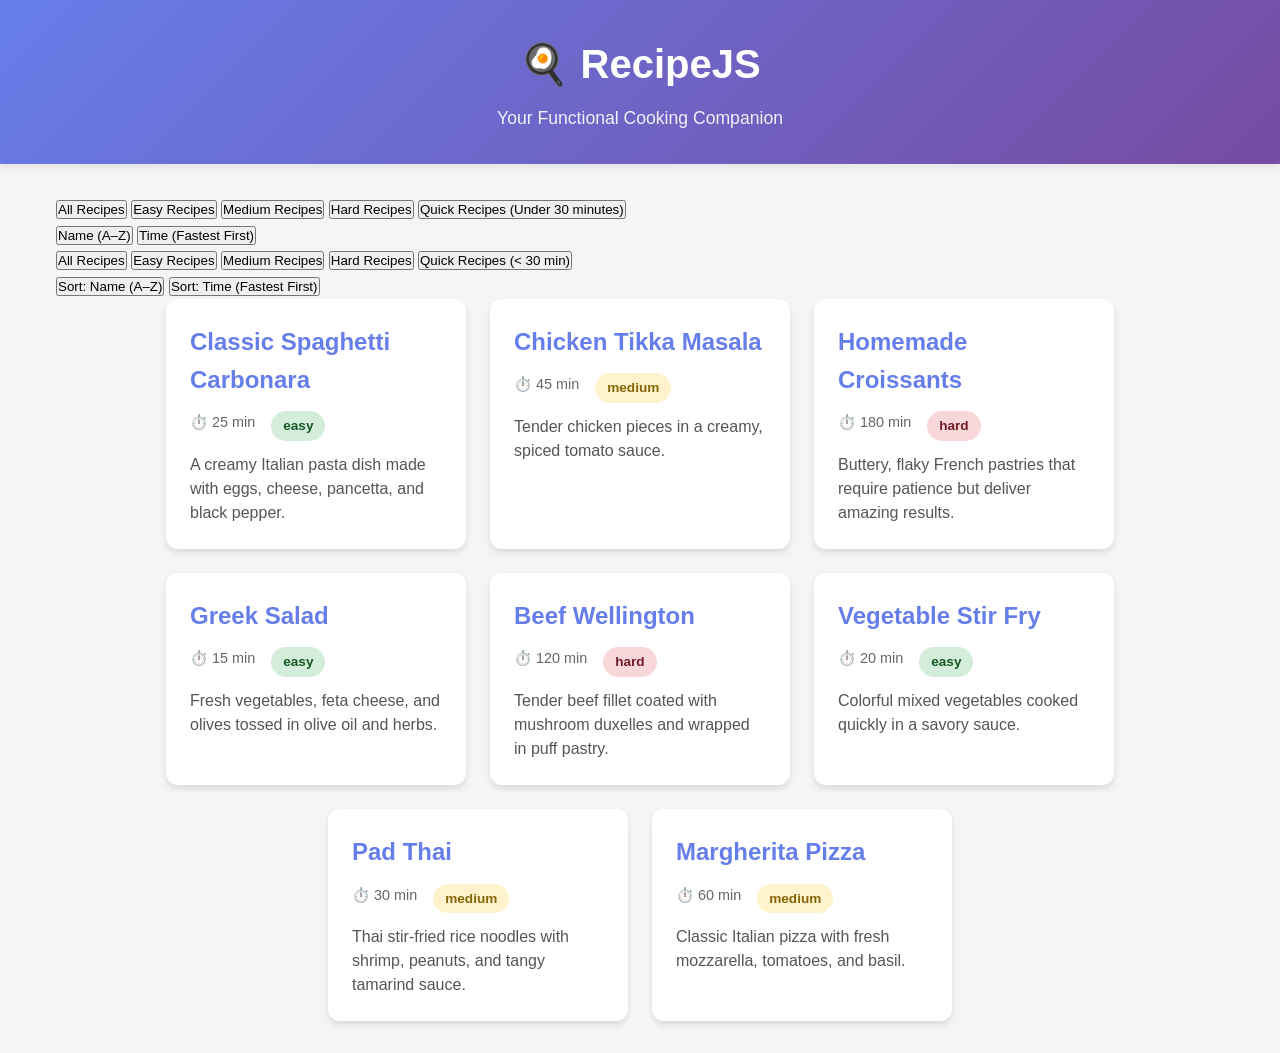
<file: recepie/index.html>
<!DOCTYPE html>
<html lang="en">
<head>
    <meta charset="UTF-8">
    <meta name="viewport" content="width=device-width, initial-scale=1.0">
    <title>RecipeJS - Your Functional Cooking Companion</title>
    <link rel="stylesheet" href="style.css">
</head>
<body>
    <header>
        <h1>🍳 RecipeJS</h1>
        <p>Your Functional Cooking Companion</p>
    </header>
    
    <main>
        <section class="controls">
            <div class="filters">
                <button data-filter="all">All Recipes</button>
                <button data-filter="easy">Easy Recipes</button>
                <button data-filter="medium">Medium Recipes</button>
                <button data-filter="hard">Hard Recipes</button>
                <button data-filter="quick">Quick Recipes (Under 30 minutes)</button>
            </div>
            <div class="sort">
                <button data-sort="name">Name (A–Z)</button>
                <button data-sort="time">Time (Fastest First)</button>
            </div>

            <div class="filters">
                <button data-filter="all">All Recipes</button>
                <button data-filter="easy">Easy Recipes</button>
                <button data-filter="medium">Medium Recipes</button>
                <button data-filter="hard">Hard Recipes</button>
                <button data-filter="quick">Quick Recipes (&lt; 30 min)</button>
            </div>
            <div class="sorters">
                <button data-sort="name">Sort: Name (A–Z)</button>
                <button data-sort="time">Sort: Time (Fastest First)</button>
            </div>
        </section>

        <div id="recipe-container">
            <!-- Recipe cards will be rendered here by JavaScript -->
        </div>
    </main>
    
    <script src="app.js"></script>
</body>
</html>
</file>
<file: recepie/style.css>
/* Reset and Base Styles */
* {
    margin: 0;
    padding: 0;
    box-sizing: border-box;
}

body {
    font-family: 'Segoe UI', Tahoma, Geneva, Verdana, sans-serif;
    background-color: #f5f5f5;
    color: #333;
    line-height: 1.6;
}

/* Header */
header {
    background: linear-gradient(135deg, #667eea 0%, #764ba2 100%);
    color: white;
    text-align: center;
    padding: 2rem 1rem;
    box-shadow: 0 2px 10px rgba(0,0,0,0.1);
}

header h1 {
    font-size: 2.5rem;
    margin-bottom: 0.5rem;
}

header p {
    font-size: 1.1rem;
    opacity: 0.9;
}

/* Main Container */
main {
    max-width: 1200px;
    margin: 2rem auto;
    padding: 0 1rem;
}

/* Recipe Container - Flexbox Grid */
#recipe-container {
    display: flex;
    flex-wrap: wrap;
    gap: 1.5rem;
    justify-content: center;
}

/* Recipe Card */
.recipe-card {
    background: white;
    border-radius: 12px;
    box-shadow: 0 4px 6px rgba(0,0,0,0.1);
    padding: 1.5rem;
    width: 300px;
    transition: transform 0.3s ease, box-shadow 0.3s ease;
}

/* Hover Effect */
.recipe-card:hover {
    transform: translateY(-5px);
    box-shadow: 0 8px 15px rgba(0,0,0,0.2);
}

/* Recipe Card Content */
.recipe-card h3 {
    color: #667eea;
    font-size: 1.5rem;
    margin-bottom: 0.5rem;
}

.recipe-meta {
    display: flex;
    gap: 1rem;
    margin: 0.75rem 0;
    font-size: 0.9rem;
    color: #666;
}

.recipe-card p {
    color: #555;
    line-height: 1.5;
}

/* Difficulty Badges */
.difficulty {
    padding: 0.25rem 0.75rem;
    border-radius: 20px;
    font-size: 0.85rem;
    font-weight: bold;
}

.difficulty.easy {
    background-color: #d4edda;
    color: #155724;
}

.difficulty.medium {
    background-color: #fff3cd;
    color: #856404;
}

.difficulty.hard {
    background-color: #f8d7da;
    color: #721c24;
}
</file>
